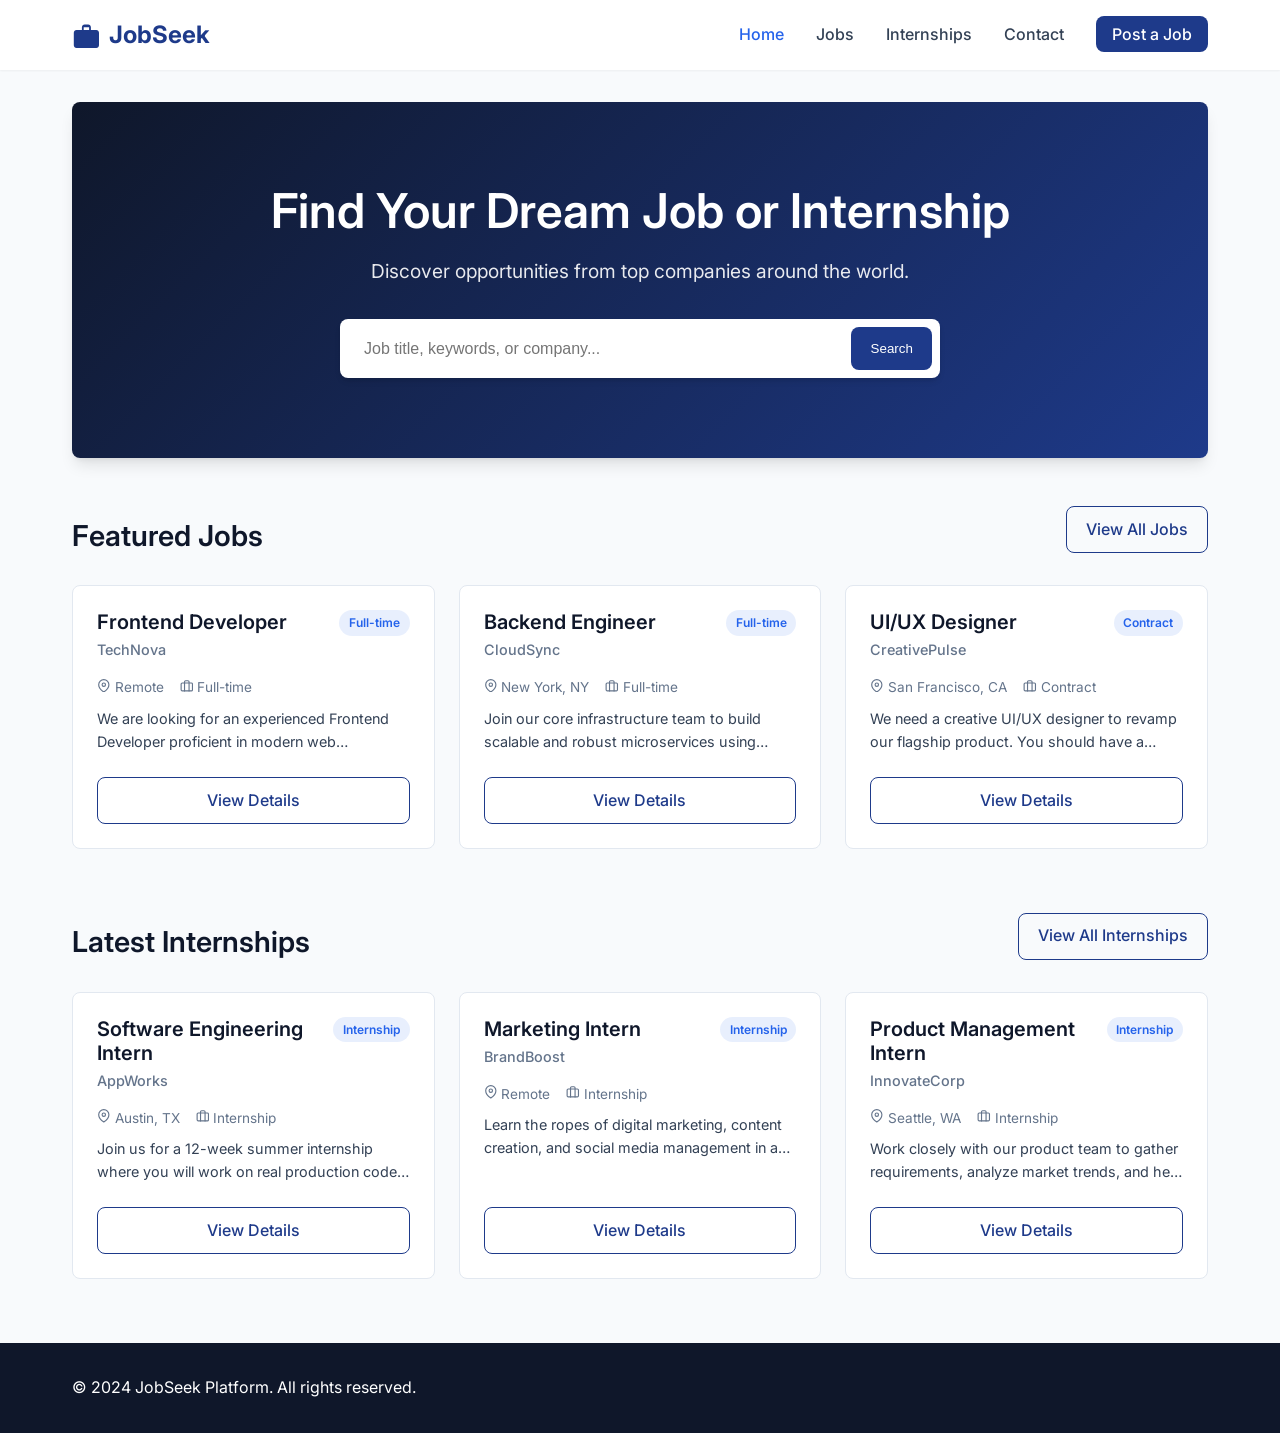
<file: index.html>
<!DOCTYPE html>
<html lang="en">
<head>
  <meta charset="UTF-8">
  <meta name="viewport" content="width=device-width, initial-scale=1.0">
  <title>JobSeek - Find Your Dream Job</title>
  <link rel="stylesheet" href="styles.css">
</head>
<body>

  <!-- Navbar -->
  <nav class="navbar">
    <div class="nav-container">
      <a href="index.html" class="logo">
        <svg stroke="currentColor" fill="currentColor" stroke-width="0" viewBox="0 0 512 512" height="1.2em" width="1.2em" xmlns="http://www.w3.org/2000/svg"><path d="M432 160h-96V112c0-26.5-21.5-48-48-48h-64c-26.5 0-48 21.5-48 48v48H80c-26.5 0-48 21.5-48 48v224c0 26.5 21.5 48 48 48h352c26.5 0 48-21.5 48-48V208c0-26.5-21.5-48-48-48zM208 112h96v48h-96v-48z"></path></svg>
        JobSeek
      </a>
      <ul class="nav-links">
        <li><a href="index.html">Home</a></li>
        <li><a href="jobs.html">Jobs</a></li>
        <li><a href="internships.html">Internships</a></li>
        <li><a href="contact.html">Contact</a></li>
        <li><a href="post.html" class="nav-btn">Post a Job</a></li>
      </ul>
    </div>
  </nav>

  <!-- Hero Section -->
  <main class="container">
    <section class="hero fade-in">
      <h1>Find Your Dream Job or Internship</h1>
      <p>Discover opportunities from top companies around the world.</p>
      <form id="homeSearchForm" class="search-bar">
        <input type="text" id="homeSearchInput" placeholder="Job title, keywords, or company..." required>
        <button type="submit" class="btn btn-primary">Search</button>
      </form>
    </section>

    <!-- Featured Jobs -->
    <section class="mb-5" style="margin-bottom: 4rem;">
      <div class="section-header">
        <h2 class="section-title">Featured Jobs</h2>
        <a href="jobs.html" class="btn btn-outline">View All Jobs</a>
      </div>
      <div id="featuredJobs" class="cards-grid">
        <!-- Rendered by JS -->
      </div>
    </section>

    <!-- Featured Internships -->
    <section style="margin-bottom: 2rem;">
      <div class="section-header">
        <h2 class="section-title">Latest Internships</h2>
        <a href="internships.html" class="btn btn-outline">View All Internships</a>
      </div>
      <div id="featuredInternships" class="cards-grid">
        <!-- Rendered by JS -->
      </div>
    </section>
  </main>

  <!-- Footer -->
  <footer>
    <div class="nav-container" style="padding: 0 2rem;">
      <p>&copy; 2024 JobSeek Platform. All rights reserved.</p>
    </div>
  </footer>

  <script src="script.js"></script>
</body>
</html>
</file>
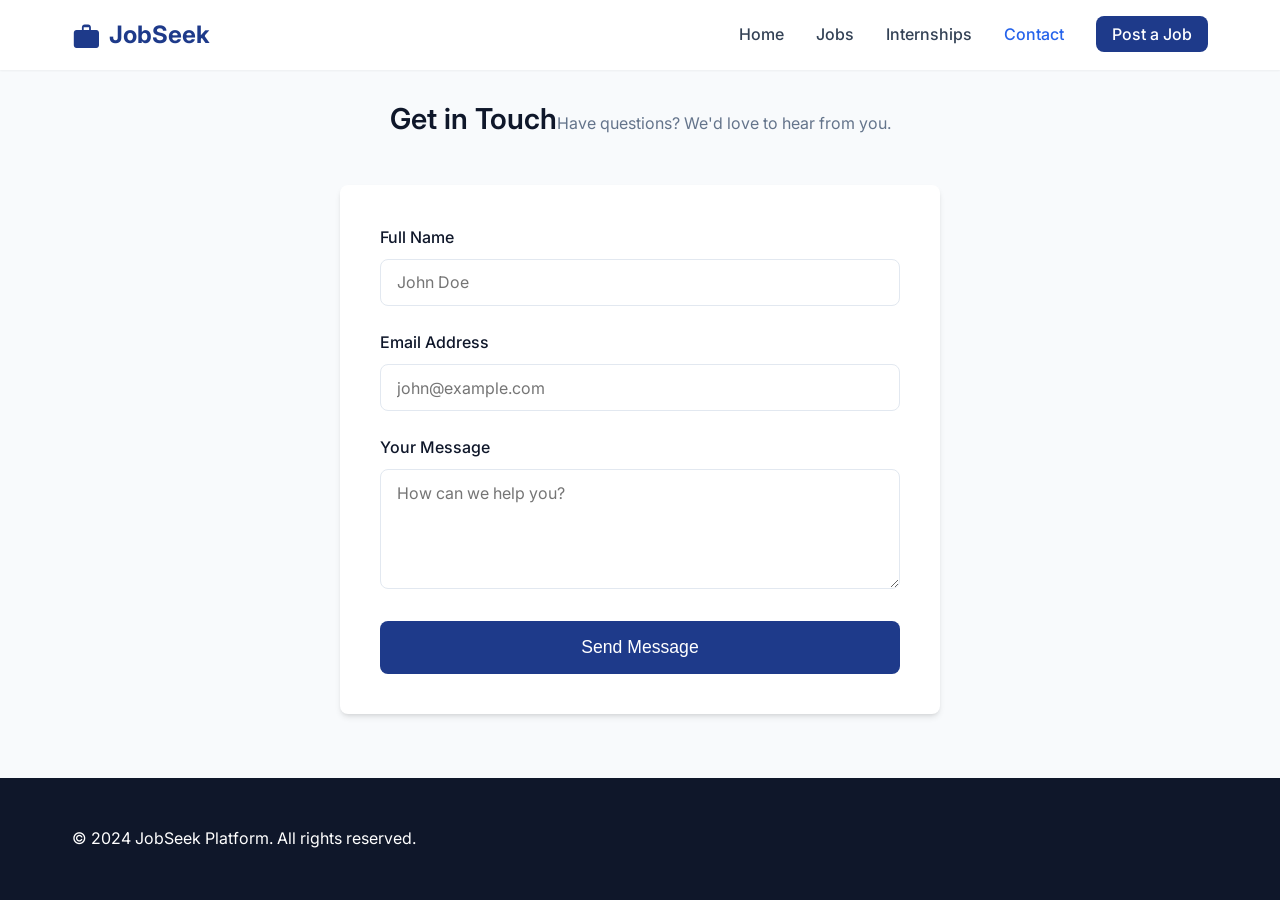
<file: contact.html>
<!DOCTYPE html>
<html lang="en">
<head>
  <meta charset="UTF-8">
  <meta name="viewport" content="width=device-width, initial-scale=1.0">
  <title>Contact Us - JobSeek</title>
  <link rel="stylesheet" href="styles.css">
</head>
<body>

  <!-- Navbar -->
  <nav class="navbar">
    <div class="nav-container">
      <a href="index.html" class="logo">
        <svg stroke="currentColor" fill="currentColor" stroke-width="0" viewBox="0 0 512 512" height="1.2em" width="1.2em" xmlns="http://www.w3.org/2000/svg"><path d="M432 160h-96V112c0-26.5-21.5-48-48-48h-64c-26.5 0-48 21.5-48 48v48H80c-26.5 0-48 21.5-48 48v224c0 26.5 21.5 48 48 48h352c26.5 0 48-21.5 48-48V208c0-26.5-21.5-48-48-48zM208 112h96v48h-96v-48z"></path></svg>
        JobSeek
      </a>
      <ul class="nav-links">
        <li><a href="index.html">Home</a></li>
        <li><a href="jobs.html">Jobs</a></li>
        <li><a href="internships.html">Internships</a></li>
        <li><a href="contact.html" class="active">Contact</a></li>
        <li><a href="post.html" class="nav-btn">Post a Job</a></li>
      </ul>
    </div>
  </nav>

  <!-- Main Content -->
  <main class="container">
    <div class="section-header" style="text-align: center; justify-content: center; margin-bottom: 3rem;">
      <h1 class="section-title">Get in Touch</h1>
      <p style="color: var(--text-muted); margin-top: 0.5rem;">Have questions? We'd love to hear from you.</p>
    </div>

    <div class="form-container fade-in">
      <div id="formAlert" class="alert">
        Message sent successfully! We will get back to you soon.
      </div>

      <form id="contactForm">
        <div class="form-group">
          <label for="name">Full Name</label>
          <input type="text" id="name" class="form-control" placeholder="John Doe" required>
        </div>
        
        <div class="form-group">
          <label for="email">Email Address</label>
          <input type="email" id="email" class="form-control" placeholder="john@example.com" required>
        </div>

        <div class="form-group">
          <label for="message">Your Message</label>
          <textarea id="message" class="form-control" placeholder="How can we help you?" required></textarea>
        </div>

        <button type="submit" class="btn btn-primary btn-block" style="font-size: 1.1rem; padding: 1rem;">Send Message</button>
      </form>
    </div>
  </main>

  <!-- Footer -->
  <footer>
    <div class="nav-container">
      <p>&copy; 2024 JobSeek Platform. All rights reserved.</p>
    </div>
  </footer>

  <script src="script.js"></script>
</body>
</html>
</file>
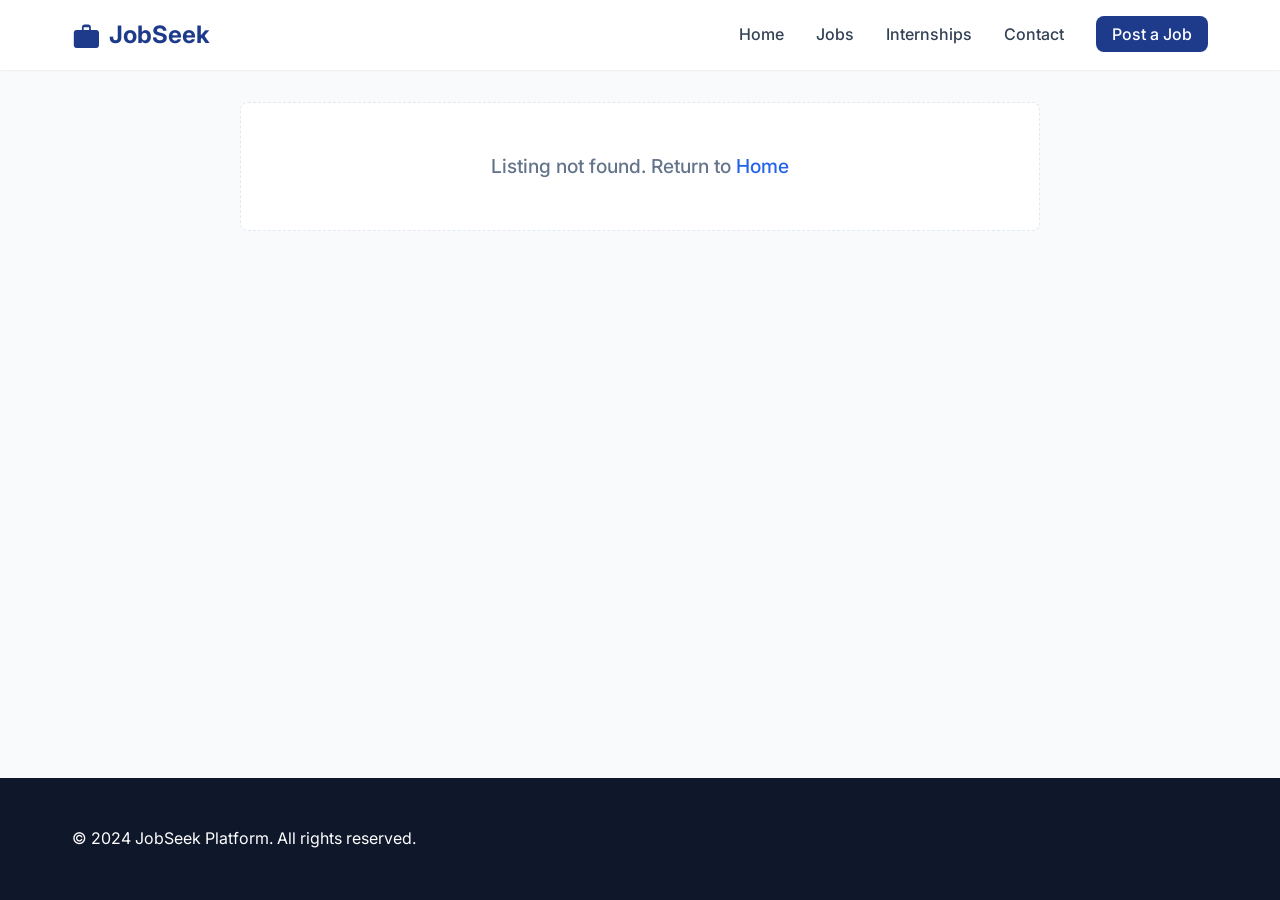
<file: details.html>
<!DOCTYPE html>
<html lang="en">
<head>
  <meta charset="UTF-8">
  <meta name="viewport" content="width=device-width, initial-scale=1.0">
  <title>Job Details - JobSeek</title>
  <link rel="stylesheet" href="styles.css">
</head>
<body>

  <!-- Navbar -->
  <nav class="navbar">
    <div class="nav-container">
      <a href="index.html" class="logo">
        <svg stroke="currentColor" fill="currentColor" stroke-width="0" viewBox="0 0 512 512" height="1.2em" width="1.2em" xmlns="http://www.w3.org/2000/svg"><path d="M432 160h-96V112c0-26.5-21.5-48-48-48h-64c-26.5 0-48 21.5-48 48v48H80c-26.5 0-48 21.5-48 48v224c0 26.5 21.5 48 48 48h352c26.5 0 48-21.5 48-48V208c0-26.5-21.5-48-48-48zM208 112h96v48h-96v-48z"></path></svg>
        JobSeek
      </a>
      <ul class="nav-links">
        <li><a href="index.html">Home</a></li>
        <li><a href="jobs.html">Jobs</a></li>
        <li><a href="internships.html">Internships</a></li>
        <li><a href="contact.html">Contact</a></li>
        <li><a href="post.html" class="nav-btn">Post a Job</a></li>
      </ul>
    </div>
  </nav>

  <!-- Main Content -->
  <main class="container">
    <div id="detailsContainer" style="max-width: 800px; margin: 0 auto;">
      <!-- Details Rendered by JS -->
    </div>
  </main>

  <!-- Footer -->
  <footer>
    <div class="nav-container">
      <p>&copy; 2024 JobSeek Platform. All rights reserved.</p>
    </div>
  </footer>

  <script src="script.js"></script>
</body>
</html>
</file>
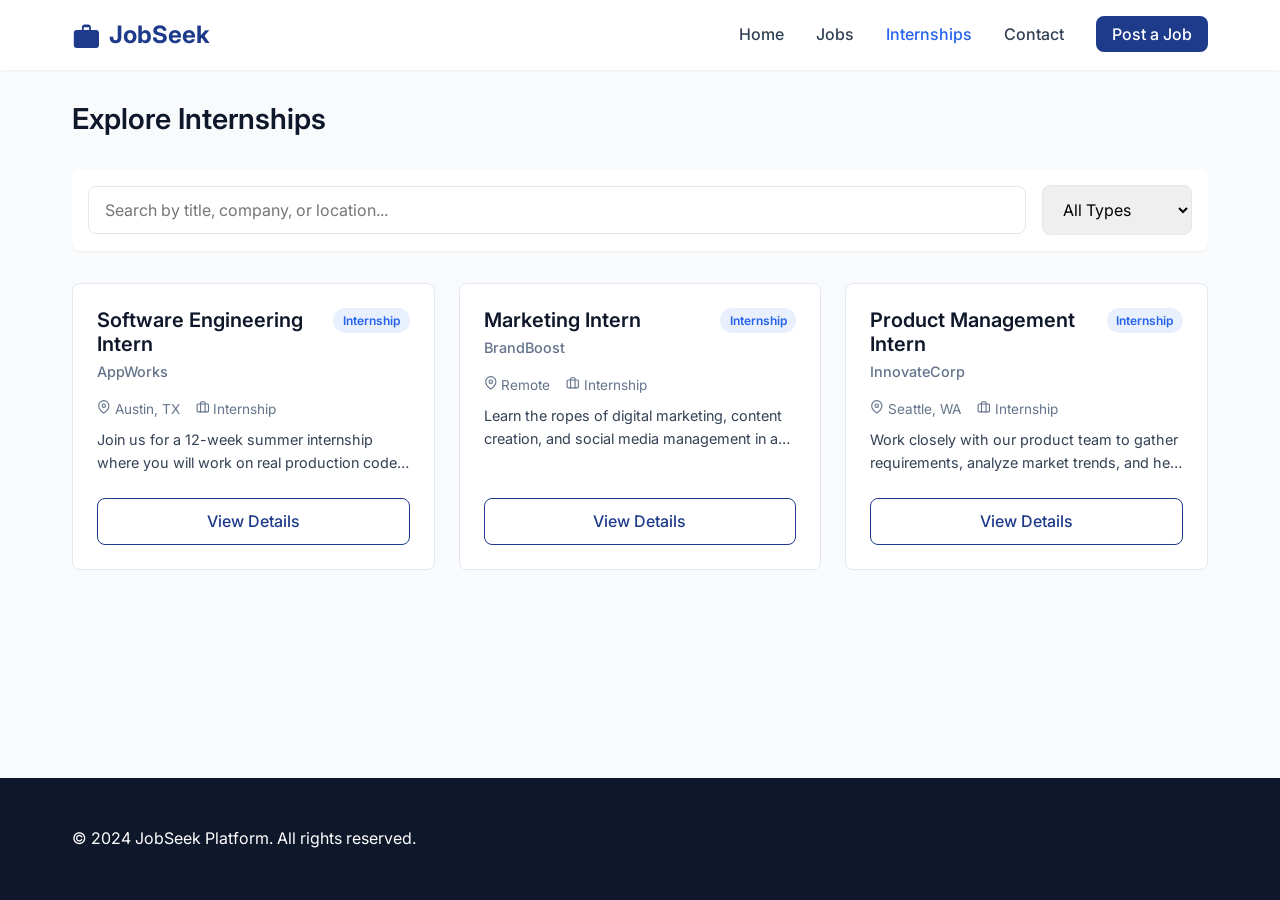
<file: internships.html>
<!DOCTYPE html>
<html lang="en">
<head>
  <meta charset="UTF-8">
  <meta name="viewport" content="width=device-width, initial-scale=1.0">
  <title>Internships - JobSeek</title>
  <link rel="stylesheet" href="styles.css">
</head>
<body>

  <!-- Navbar -->
  <nav class="navbar">
    <div class="nav-container">
      <a href="index.html" class="logo">
        <svg stroke="currentColor" fill="currentColor" stroke-width="0" viewBox="0 0 512 512" height="1.2em" width="1.2em" xmlns="http://www.w3.org/2000/svg"><path d="M432 160h-96V112c0-26.5-21.5-48-48-48h-64c-26.5 0-48 21.5-48 48v48H80c-26.5 0-48 21.5-48 48v224c0 26.5 21.5 48 48 48h352c26.5 0 48-21.5 48-48V208c0-26.5-21.5-48-48-48zM208 112h96v48h-96v-48z"></path></svg>
        JobSeek
      </a>
      <ul class="nav-links">
        <li><a href="index.html">Home</a></li>
        <li><a href="jobs.html">Jobs</a></li>
        <li><a href="internships.html" class="active">Internships</a></li>
        <li><a href="contact.html">Contact</a></li>
        <li><a href="post.html" class="nav-btn">Post a Job</a></li>
      </ul>
    </div>
  </nav>

  <!-- Main Content -->
  <main class="container">
    <div class="section-header">
      <h1 class="section-title">Explore Internships</h1>
    </div>

    <!-- Filters -->
    <div class="filters-bar fade-in">
      <input type="text" id="searchInput" class="filter-input" placeholder="Search by title, company, or location...">
      <select id="typeFilter" class="filter-select">
        <option value="">All Types</option>
        <option value="Internship">Internship</option>
        <option value="Co-op">Co-op</option>
      </select>
    </div>

    <!-- Listings Grid -->
    <div id="internshipsList" class="cards-grid">
      <!-- Rendered by JS -->
    </div>
  </main>

  <!-- Footer -->
  <footer>
    <div class="nav-container">
      <p>&copy; 2024 JobSeek Platform. All rights reserved.</p>
    </div>
  </footer>

  <script src="script.js"></script>
</body>
</html>
</file>
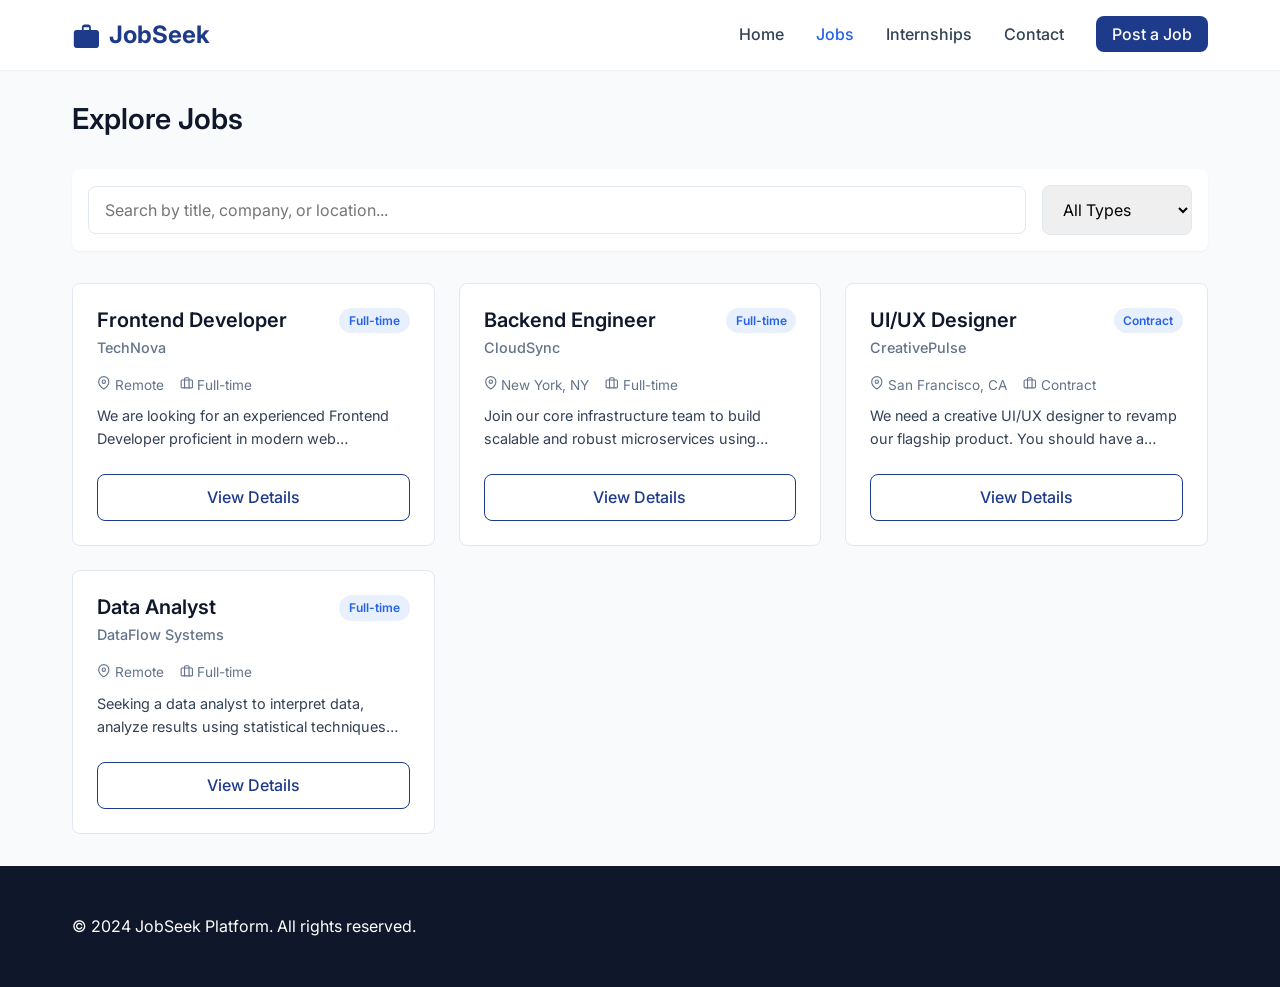
<file: jobs.html>
<!DOCTYPE html>
<html lang="en">
<head>
  <meta charset="UTF-8">
  <meta name="viewport" content="width=device-width, initial-scale=1.0">
  <title>Jobs - JobSeek</title>
  <link rel="stylesheet" href="styles.css">
</head>
<body>

  <!-- Navbar -->
  <nav class="navbar">
    <div class="nav-container">
      <a href="index.html" class="logo">
        <svg stroke="currentColor" fill="currentColor" stroke-width="0" viewBox="0 0 512 512" height="1.2em" width="1.2em" xmlns="http://www.w3.org/2000/svg"><path d="M432 160h-96V112c0-26.5-21.5-48-48-48h-64c-26.5 0-48 21.5-48 48v48H80c-26.5 0-48 21.5-48 48v224c0 26.5 21.5 48 48 48h352c26.5 0 48-21.5 48-48V208c0-26.5-21.5-48-48-48zM208 112h96v48h-96v-48z"></path></svg>
        JobSeek
      </a>
      <ul class="nav-links">
        <li><a href="index.html">Home</a></li>
        <li><a href="jobs.html" class="active">Jobs</a></li>
        <li><a href="internships.html">Internships</a></li>
        <li><a href="contact.html">Contact</a></li>
        <li><a href="post.html" class="nav-btn">Post a Job</a></li>
      </ul>
    </div>
  </nav>

  <!-- Main Content -->
  <main class="container">
    <div class="section-header">
      <h1 class="section-title">Explore Jobs</h1>
    </div>

    <!-- Filters -->
    <div class="filters-bar fade-in">
      <input type="text" id="searchInput" class="filter-input" placeholder="Search by title, company, or location...">
      <select id="typeFilter" class="filter-select">
        <option value="">All Types</option>
        <option value="Full-time">Full-time</option>
        <option value="Part-time">Part-time</option>
        <option value="Contract">Contract</option>
        <option value="Remote">Remote</option>
      </select>
    </div>

    <!-- Listings Grid -->
    <div id="jobsList" class="cards-grid">
      <!-- Rendered by JS -->
    </div>
  </main>

  <!-- Footer -->
  <footer>
    <div class="nav-container">
      <p>&copy; 2024 JobSeek Platform. All rights reserved.</p>
    </div>
  </footer>

  <script src="script.js"></script>
</body>
</html>
</file>
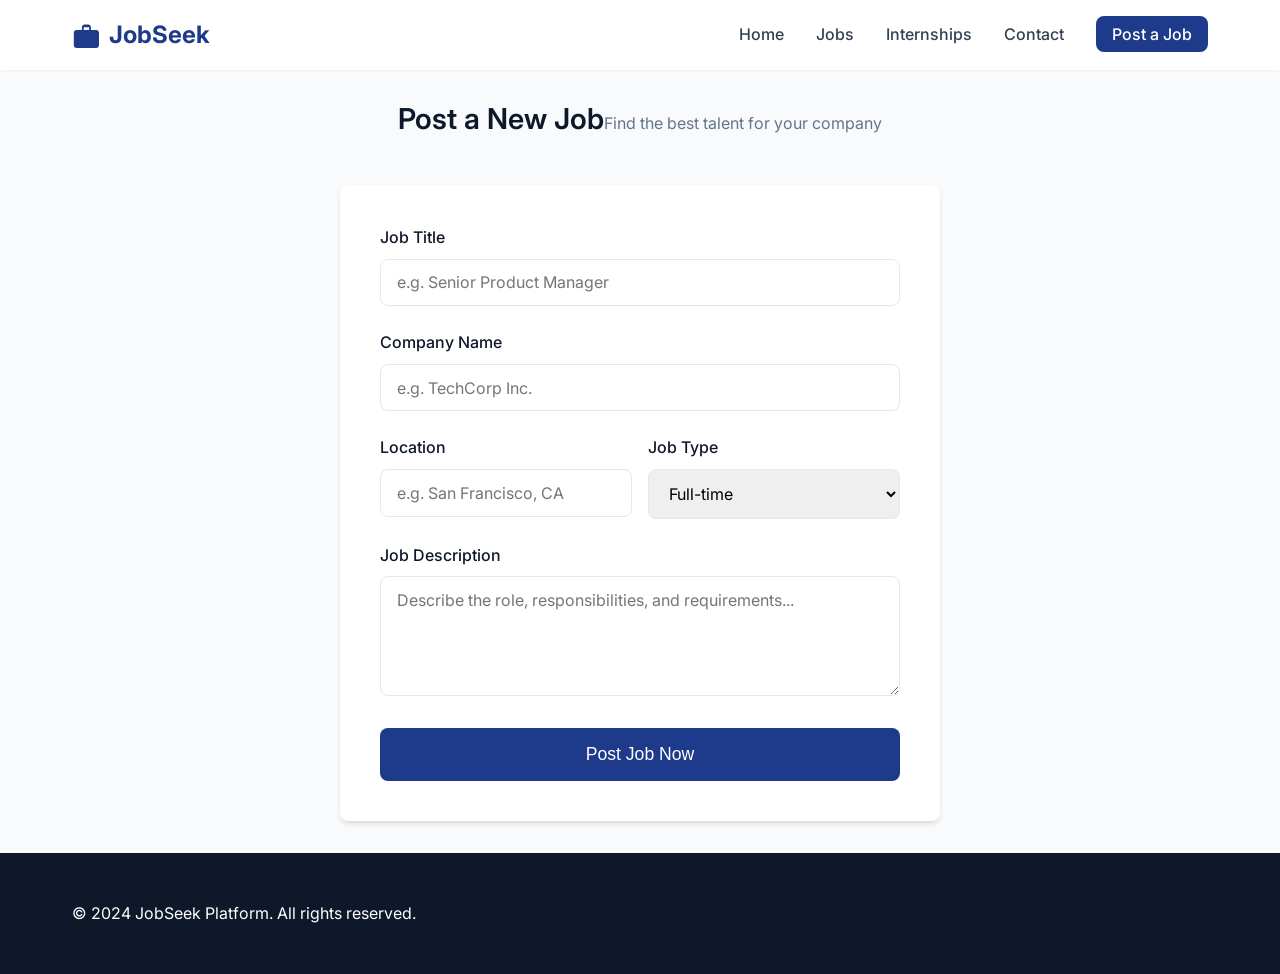
<file: post.html>
<!DOCTYPE html>
<html lang="en">
<head>
  <meta charset="UTF-8">
  <meta name="viewport" content="width=device-width, initial-scale=1.0">
  <title>Post a Job - JobSeek</title>
  <link rel="stylesheet" href="styles.css">
</head>
<body>

  <!-- Navbar -->
  <nav class="navbar">
    <div class="nav-container">
      <a href="index.html" class="logo">
        <svg stroke="currentColor" fill="currentColor" stroke-width="0" viewBox="0 0 512 512" height="1.2em" width="1.2em" xmlns="http://www.w3.org/2000/svg"><path d="M432 160h-96V112c0-26.5-21.5-48-48-48h-64c-26.5 0-48 21.5-48 48v48H80c-26.5 0-48 21.5-48 48v224c0 26.5 21.5 48 48 48h352c26.5 0 48-21.5 48-48V208c0-26.5-21.5-48-48-48zM208 112h96v48h-96v-48z"></path></svg>
        JobSeek
      </a>
      <ul class="nav-links">
        <li><a href="index.html">Home</a></li>
        <li><a href="jobs.html">Jobs</a></li>
        <li><a href="internships.html">Internships</a></li>
        <li><a href="contact.html">Contact</a></li>
        <li><a href="post.html" class="nav-btn">Post a Job</a></li>
      </ul>
    </div>
  </nav>

  <!-- Main Content -->
  <main class="container">
    <div class="section-header" style="text-align: center; justify-content: center; margin-bottom: 3rem;">
      <h1 class="section-title">Post a New Job</h1>
      <p style="color: var(--text-muted); margin-top: 0.5rem;">Find the best talent for your company</p>
    </div>

    <div class="form-container fade-in">
      <div id="formAlert" class="alert">
        Job posted successfully! (Demo Mode: Added to your local session)
      </div>

      <form id="postJobForm">
        <div class="form-group">
          <label for="title">Job Title</label>
          <input type="text" id="title" class="form-control" placeholder="e.g. Senior Product Manager" required>
        </div>
        
        <div class="form-group">
          <label for="company">Company Name</label>
          <input type="text" id="company" class="form-control" placeholder="e.g. TechCorp Inc." required>
        </div>

        <div style="display: grid; grid-template-columns: 1fr 1fr; gap: 1rem;">
          <div class="form-group">
            <label for="location">Location</label>
            <input type="text" id="location" class="form-control" placeholder="e.g. San Francisco, CA" required>
          </div>
          <div class="form-group">
            <label for="type">Job Type</label>
            <select id="type" class="form-control" required>
              <option value="Full-time">Full-time</option>
              <option value="Part-time">Part-time</option>
              <option value="Contract">Contract</option>
              <option value="Remote">Remote</option>
              <option value="Internship">Internship</option>
            </select>
          </div>
        </div>

        <div class="form-group">
          <label for="description">Job Description</label>
          <textarea id="description" class="form-control" placeholder="Describe the role, responsibilities, and requirements..." required></textarea>
        </div>

        <button type="submit" class="btn btn-primary btn-block" style="font-size: 1.1rem; padding: 1rem;">Post Job Now</button>
      </form>
    </div>
  </main>

  <!-- Footer -->
  <footer>
    <div class="nav-container">
      <p>&copy; 2024 JobSeek Platform. All rights reserved.</p>
    </div>
  </footer>

  <script src="script.js"></script>
</body>
</html>
</file>
<file: styles.css>
@import url('https://fonts.googleapis.com/css2?family=Inter:wght@300;400;500;600;700&display=swap');

:root {
  --primary: #1e3a8a;
  --primary-light: #2563eb;
  --primary-dark: #1e40af;
  --secondary: #0f172a;
  --text-main: #334155;
  --text-muted: #64748b;
  --bg-color: #f8fafc;
  --bg-card: #ffffff;
  --border-color: #e2e8f0;
  --success: #10b981;
  --transition: all 0.3s ease;
  --shadow-sm: 0 1px 2px 0 rgb(0 0 0 / 0.05);
  --shadow-md: 0 4px 6px -1px rgb(0 0 0 / 0.1), 0 2px 4px -2px rgb(0 0 0 / 0.1);
  --shadow-lg: 0 10px 15px -3px rgb(0 0 0 / 0.1), 0 4px 6px -4px rgb(0 0 0 / 0.1);
  --radius: 0.5rem;
}

* {
  margin: 0;
  padding: 0;
  box-sizing: border-box;
}

body {
  font-family: 'Inter', sans-serif;
  background-color: var(--bg-color);
  color: var(--text-main);
  line-height: 1.6;
  display: flex;
  flex-direction: column;
  min-height: 100vh;
}

/* Typography */
h1, h2, h3, h4 {
  color: var(--secondary);
  font-weight: 600;
  line-height: 1.2;
}

a {
  text-decoration: none;
  color: inherit;
  transition: var(--transition);
}

/* Navbar */
.navbar {
  background-color: var(--bg-card);
  box-shadow: var(--shadow-sm);
  position: sticky;
  top: 0;
  z-index: 100;
}

.nav-container {
  max-width: 1200px;
  margin: 0 auto;
  padding: 1rem 2rem;
  display: flex;
  justify-content: space-between;
  align-items: center;
}

.logo {
  font-size: 1.5rem;
  font-weight: 700;
  color: var(--primary);
  display: flex;
  align-items: center;
  gap: 0.5rem;
}

.nav-links {
  display: flex;
  gap: 2rem;
  list-style: none;
}

.nav-links a {
  color: var(--text-main);
  font-weight: 500;
}

.nav-links a:hover,
.nav-links a.active {
  color: var(--primary-light);
}

.nav-btn {
  background-color: var(--primary);
  color: white !important;
  padding: 0.5rem 1rem;
  border-radius: var(--radius);
}

.nav-btn:hover {
  background-color: var(--primary-dark);
  color: white !important;
}

/* Layout */
.container {
  max-width: 1200px;
  margin: 0 auto;
  padding: 2rem;
  flex: 1;
  width: 100%;
}

.section-header {
  margin-bottom: 2rem;
  display: flex;
  justify-content: space-between;
  align-items: flex-end;
}

.section-title {
  font-size: 1.8rem;
}

/* Buttons */
.btn {
  display: inline-block;
  padding: 0.6rem 1.2rem;
  border-radius: var(--radius);
  font-weight: 500;
  cursor: pointer;
  border: none;
  transition: var(--transition);
  text-align: center;
}

.btn-primary {
  background-color: var(--primary);
  color: white;
}

.btn-primary:hover {
  background-color: var(--primary-dark);
  transform: translateY(-2px);
  box-shadow: var(--shadow-md);
}

.btn-outline {
  background-color: transparent;
  border: 1px solid var(--primary);
  color: var(--primary);
}

.btn-outline:hover {
  background-color: var(--primary);
  color: white;
}

.btn-block {
  display: block;
  width: 100%;
}

/* Hero Section */
.hero {
  background: linear-gradient(135deg, var(--secondary) 0%, var(--primary) 100%);
  color: white;
  padding: 5rem 2rem;
  text-align: center;
  border-radius: var(--radius);
  margin-bottom: 3rem;
  box-shadow: var(--shadow-lg);
}

.hero h1 {
  font-size: 3rem;
  color: white;
  margin-bottom: 1rem;
}

.hero p {
  font-size: 1.2rem;
  margin-bottom: 2rem;
  opacity: 0.9;
}

/* Search Bar */
.search-bar {
  display: flex;
  max-width: 600px;
  margin: 0 auto;
  background: white;
  padding: 0.5rem;
  border-radius: var(--radius);
  box-shadow: var(--shadow-md);
}

.search-bar input {
  flex: 1;
  border: none;
  padding: 0.8rem 1rem;
  font-size: 1rem;
  outline: none;
  border-radius: var(--radius);
}

/* Cards List */
.cards-grid {
  display: grid;
  grid-template-columns: repeat(auto-fill, minmax(320px, 1fr));
  gap: 1.5rem;
}

.card {
  background: var(--bg-card);
  border: 1px solid var(--border-color);
  border-radius: var(--radius);
  padding: 1.5rem;
  transition: var(--transition);
  display: flex;
  flex-direction: column;
}

.card:hover {
  transform: translateY(-5px) scale(1.02);
  box-shadow: var(--shadow-lg);
  border-color: var(--primary-light);
}

.card-header {
  display: flex;
  justify-content: space-between;
  align-items: flex-start;
  margin-bottom: 1rem;
}

.card-title {
  font-size: 1.25rem;
  margin-bottom: 0.25rem;
}

.card-company {
  color: var(--text-muted);
  font-size: 0.9rem;
  font-weight: 500;
}

.card-badge {
  background: rgba(37, 99, 235, 0.1);
  color: var(--primary-light);
  padding: 0.2rem 0.6rem;
  border-radius: 2rem;
  font-size: 0.75rem;
  font-weight: 600;
}

.card-body {
  margin-bottom: 1.5rem;
  flex: 1;
}

.card-meta {
  display: flex;
  gap: 1rem;
  color: var(--text-muted);
  font-size: 0.85rem;
  margin-bottom: 0.5rem;
}

.card-meta i {
  margin-right: 0.3rem;
}

.card-desc {
  font-size: 0.9rem;
  color: var(--text-main);
  display: -webkit-box;
  -webkit-line-clamp: 2;
  -webkit-box-orient: vertical;
  overflow: hidden;
}

/* Filters */
.filters-bar {
  display: flex;
  gap: 1rem;
  margin-bottom: 2rem;
  background: white;
  padding: 1rem;
  border-radius: var(--radius);
  box-shadow: var(--shadow-sm);
  align-items: center;
  flex-wrap: wrap;
}

.filter-input, .filter-select {
  padding: 0.8rem 1rem;
  border: 1px solid var(--border-color);
  border-radius: var(--radius);
  font-size: 1rem;
  outline: none;
  font-family: inherit;
  transition: var(--transition);
}

.filter-input {
  flex: 1;
  min-width: 200px;
}

.filter-select {
  min-width: 150px;
}

.filter-input:focus, .filter-select:focus {
  border-color: var(--primary-light);
  box-shadow: 0 0 0 3px rgba(37, 99, 235, 0.1);
}

/* Forms */
.form-container {
  max-width: 600px;
  margin: 0 auto;
  background: white;
  padding: 2.5rem;
  border-radius: var(--radius);
  box-shadow: var(--shadow-md);
}

.form-group {
  margin-bottom: 1.5rem;
}

.form-group label {
  display: block;
  margin-bottom: 0.5rem;
  font-weight: 500;
  color: var(--secondary);
}

.form-control {
  width: 100%;
  padding: 0.8rem 1rem;
  border: 1px solid var(--border-color);
  border-radius: var(--radius);
  font-size: 1rem;
  font-family: inherit;
  transition: var(--transition);
}

.form-control:focus {
  border-color: var(--primary-light);
  outline: none;
  box-shadow: 0 0 0 3px rgba(37, 99, 235, 0.1);
}

textarea.form-control {
  resize: vertical;
  min-height: 120px;
}

/* Alert */
.alert {
  padding: 1rem;
  border-radius: var(--radius);
  margin-bottom: 1.5rem;
  display: none;
  font-weight: 500;
}

.alert.success {
  background-color: rgba(16, 185, 129, 0.1);
  color: var(--success);
  border: 1px solid var(--success);
  display: block;
}

/* Footer */
footer {
  background-color: var(--secondary);
  color: white;
  padding: 2rem 0;
  text-align: center;
  margin-top: auto;
}

/* Utils */
.empty-state {
  text-align: center;
  padding: 3rem;
  color: var(--text-muted);
  width: 100%;
  grid-column: 1 / -1;
  background: white;
  border-radius: var(--radius);
  border: 1px dashed var(--border-color);
  font-size: 1.2rem;
  font-weight: 500;
}

.fade-in {
  animation: fadeIn 0.4s ease-in;
}

@keyframes fadeIn {
  from { opacity: 0; transform: translateY(10px); }
  to { opacity: 1; transform: translateY(0); }
}

/* Responsive */
@media (max-width: 768px) {
  .nav-container {
    flex-direction: column;
    gap: 1rem;
  }
  .nav-links {
    display: flex;
    flex-wrap: wrap;
    justify-content: center;
    gap: 1rem;
  }
  .hero h1 {
    font-size: 2rem;
  }
}
</file>
